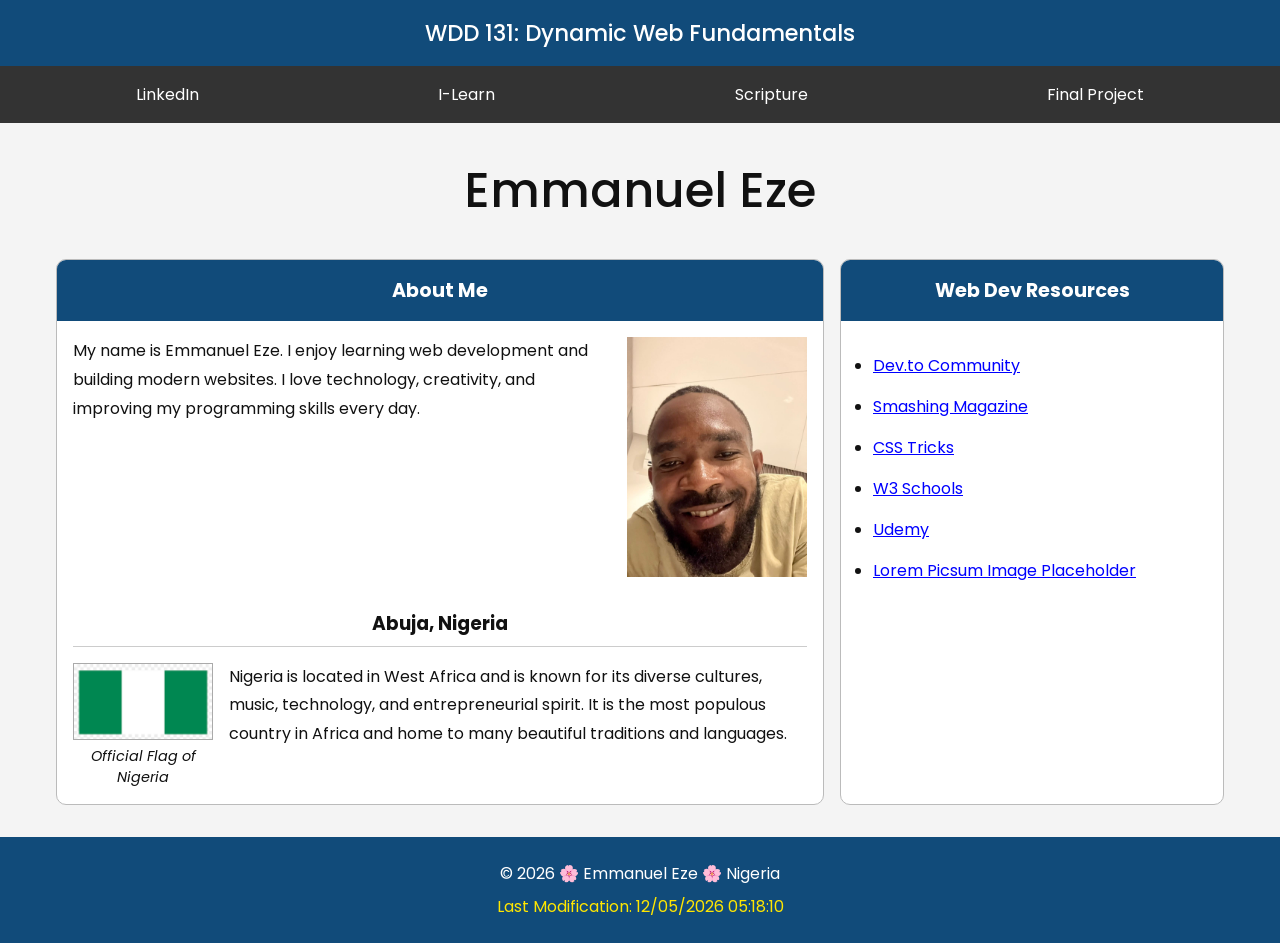
<file: index.html>
<!DOCTYPE html>
<html lang="en">
<head>
    <meta charset="UTF-8">
    <meta name="viewport" content="width=device-width, initial-scale=1.0">

    <title>WDD 131 - Dynamic Web Fundamentals - Emmanuel Eze</title>

    <meta name="description"
        content="WDD 131 - Dynamic Web Fundamentals, Emmanuel Eze, HTML, CSS, JavaScript, web design fundamentals">

    <meta name="author" content="Emmanuel Eze">

    <!-- Google Fonts -->
    <link rel="preconnect" href="https://fonts.googleapis.com">
    <link rel="preconnect" href="https://fonts.gstatic.com" crossorigin>

    <link href="https://fonts.googleapis.com/css2?family=Poppins:wght@300;400;600;700&display=swap"
        rel="stylesheet">

    <!-- CSS -->
    <link rel="stylesheet" href="styles/base.css">

    <!-- JavaScript -->
    <script src="scripts/getdates.js" defer></script>
</head>

<body>

    <header>
        <span id="course-title">
            WDD 131: Dynamic Web Fundamentals
        </span>

        <nav>
            <a href="https://www.linkedin.com/" target="_blank">LinkedIn</a>

            <a href="https://byupw.instructure.com/" target="_blank">I-Learn</a>

            <a href="https://www.churchofjesuschrist.org/study/scriptures/bofm/1-ne/3?lang=eng&id=p7#p7"
                target="_blank">
                Scripture
            </a>

            <a href="#">Final Project</a>
        </nav>
    </header>

    <main>

        <h1>Emmanuel Eze</h1>

        <!-- About Me Card -->
        <section class="card about-card">

            <h2>About Me</h2>

            <div class="about-content">

                <div class="about-text">
                    <p>
                        My name is Emmanuel Eze. I enjoy learning web
                        development and building modern websites.
                        I love technology, creativity, and improving
                        my programming skills every day.
                    </p>
                </div>

                <img src="images/profile.jpeg" alt="Profile Image">
            </div>

            <div class="country-section">

                <h3>Abuja, Nigeria</h3>

                <div class="country-content">

                    <figure>
                        <img src="images/nigeria-flag.png"
                            alt="Official Flag of Nigeria">

                        <figcaption>
                            Official Flag of Nigeria
                        </figcaption>
                    </figure>

                    <p>
                        Nigeria is located in West Africa and is known
                        for its diverse cultures, music, technology,
                        and entrepreneurial spirit. It is the most
                        populous country in Africa and home to many
                        beautiful traditions and languages.
                    </p>

                </div>

            </div>

        </section>

        <!-- Resources Card -->
        <section class="card resources-card">

            <h2>Web Dev Resources</h2>

            <ul>
                <li><a href="https://dev.to/" target="_blank">Dev.to Community</a></li>

                <li><a href="https://www.smashingmagazine.com/"
                        target="_blank">Smashing Magazine</a></li>

                <li><a href="https://css-tricks.com/"
                        target="_blank">CSS Tricks</a></li>

                <li><a href="https://www.w3schools.com/"
                        target="_blank">W3 Schools</a></li>

                <li><a href="https://www.udemy.com/"
                        target="_blank">Udemy</a></li>

                <li><a href="https://picsum.photos/"
                        target="_blank">Lorem Picsum Image Placeholder</a></li>
            </ul>

        </section>

    </main>

    <footer>

        <p>
            &copy;
            <span id="currentyear"></span>
            🌸 Emmanuel Eze 🌸 Nigeria
        </p>

        <p id="lastModified"></p>

    </footer>

</body>
</html>
</file>
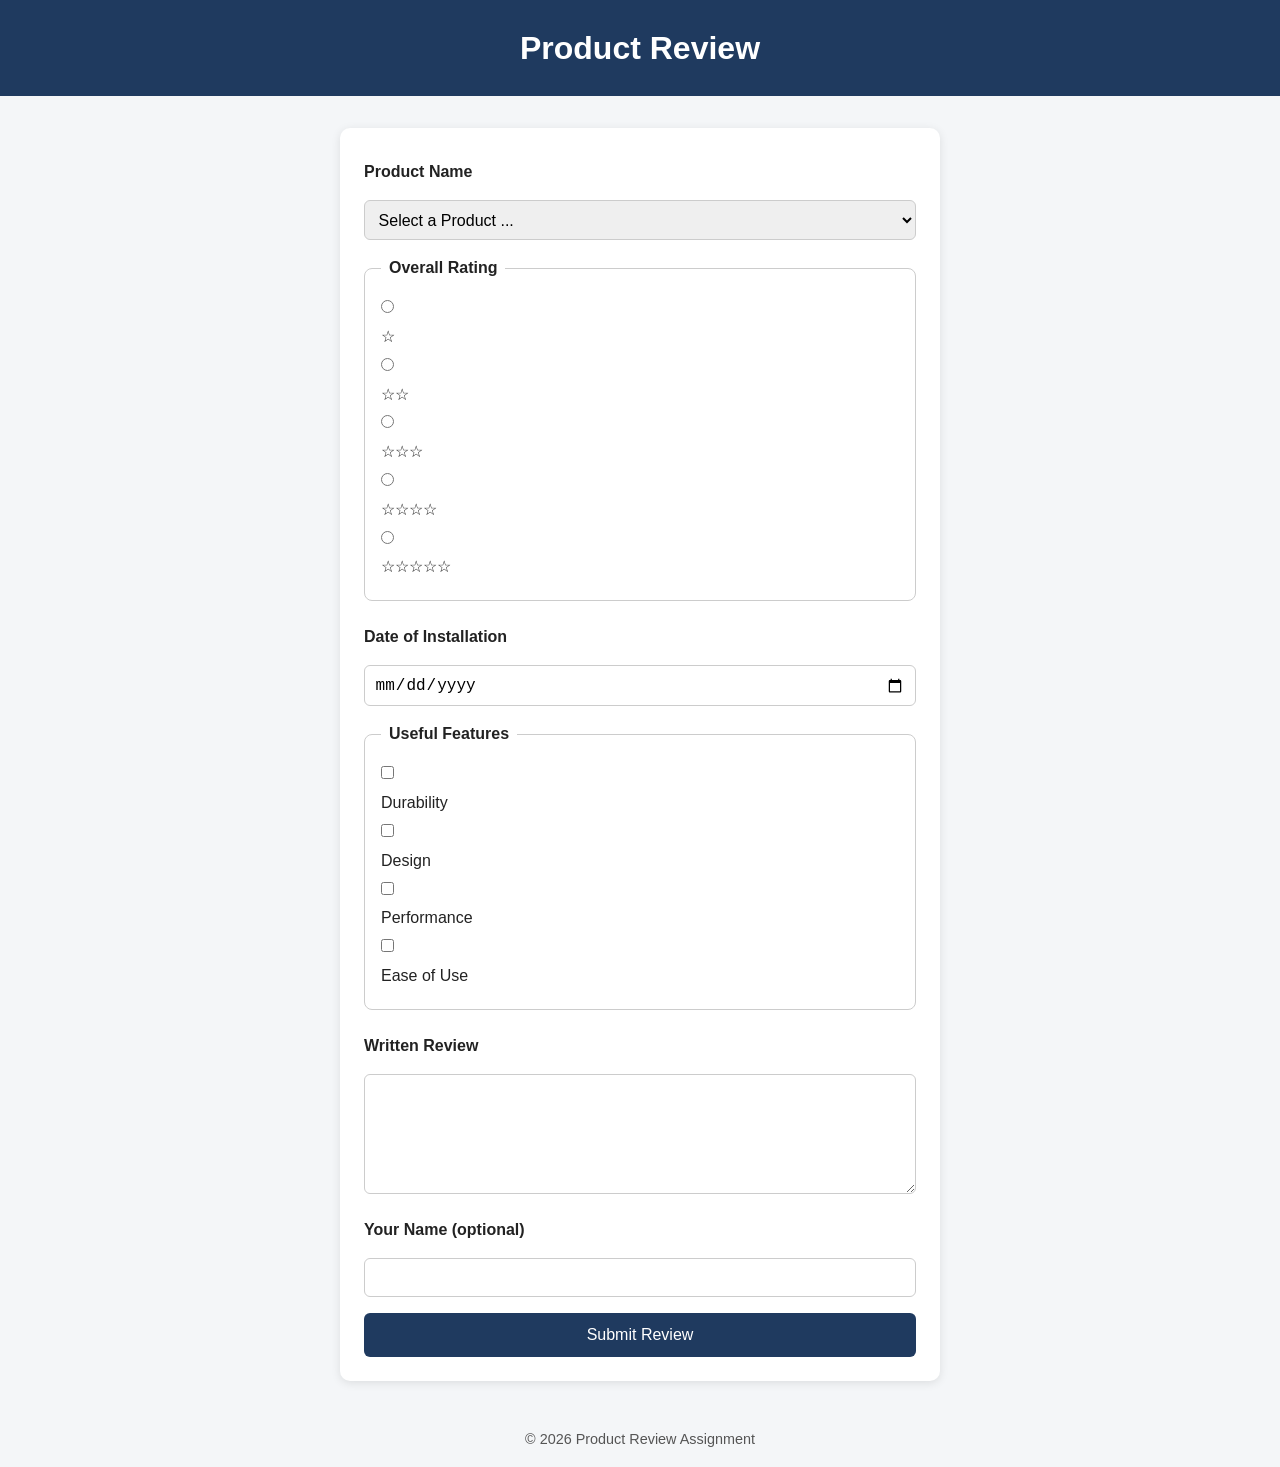
<file: form.html>
<!DOCTYPE html>
<html lang="en">
<head>
  <meta charset="UTF-8">
  <meta name="viewport" content="width=device-width, initial-scale=1.0">

  <meta name="description" content="Product review form for WDD 131 assignment. Submit reviews for assigned products.">
  <meta name="author" content="Emmanuel Eze">

  <title>Product Review Form</title>

  <link rel="stylesheet" href="styles/form.css">
  <script defer src="scripts/form.js"></script>
</head>

<body>
  <header>
    <h1>Product Review</h1>
  </header>

  <main>
    <form action="review.html" method="get">

      <!-- Product Name -->
      <label for="product">Product Name</label>
      <select id="product" name="product" required>
        <option value="" disabled selected>Select a Product ...</option>
      </select>

      <!-- Rating -->
      <fieldset>
        <legend>Overall Rating</legend>

        <input type="radio" id="rate1" name="rating" value="1" required>
        <label for="rate1">☆</label>

        <input type="radio" id="rate2" name="rating" value="2" required>
        <label for="rate2">☆☆</label>

        <input type="radio" id="rate3" name="rating" value="3" required>
        <label for="rate3">☆☆☆</label>

        <input type="radio" id="rate4" name="rating" value="4" required>
        <label for="rate4">☆☆☆☆</label>

        <input type="radio" id="rate5" name="rating" value="5" required>
        <label for="rate5">☆☆☆☆☆</label>
      </fieldset>

      <!-- Date of Installation -->
      <label for="date">Date of Installation</label>
      <input type="date" id="date" name="date" required>

      <!-- Useful Features -->
      <fieldset>
        <legend>Useful Features</legend>

        <input type="checkbox" id="feature1" name="features" value="durability">
        <label for="feature1">Durability</label>

        <input type="checkbox" id="feature2" name="features" value="design">
        <label for="feature2">Design</label>

        <input type="checkbox" id="feature3" name="features" value="performance">
        <label for="feature3">Performance</label>

        <input type="checkbox" id="feature4" name="features" value="ease">
        <label for="feature4">Ease of Use</label>
      </fieldset>

      <!-- Written Review -->
      <label for="review">Written Review</label>
      <textarea id="review" name="review"></textarea>

      <!-- User Name -->
      <label for="username">Your Name (optional)</label>
      <input type="text" id="username" name="username">

      <!-- Submit -->
      <input type="submit" value="Submit Review">

    </form>
  </main>

  <footer>
    <p>&copy; 2026 Product Review Assignment</p>
  </footer>
</body>
</html>
</file>
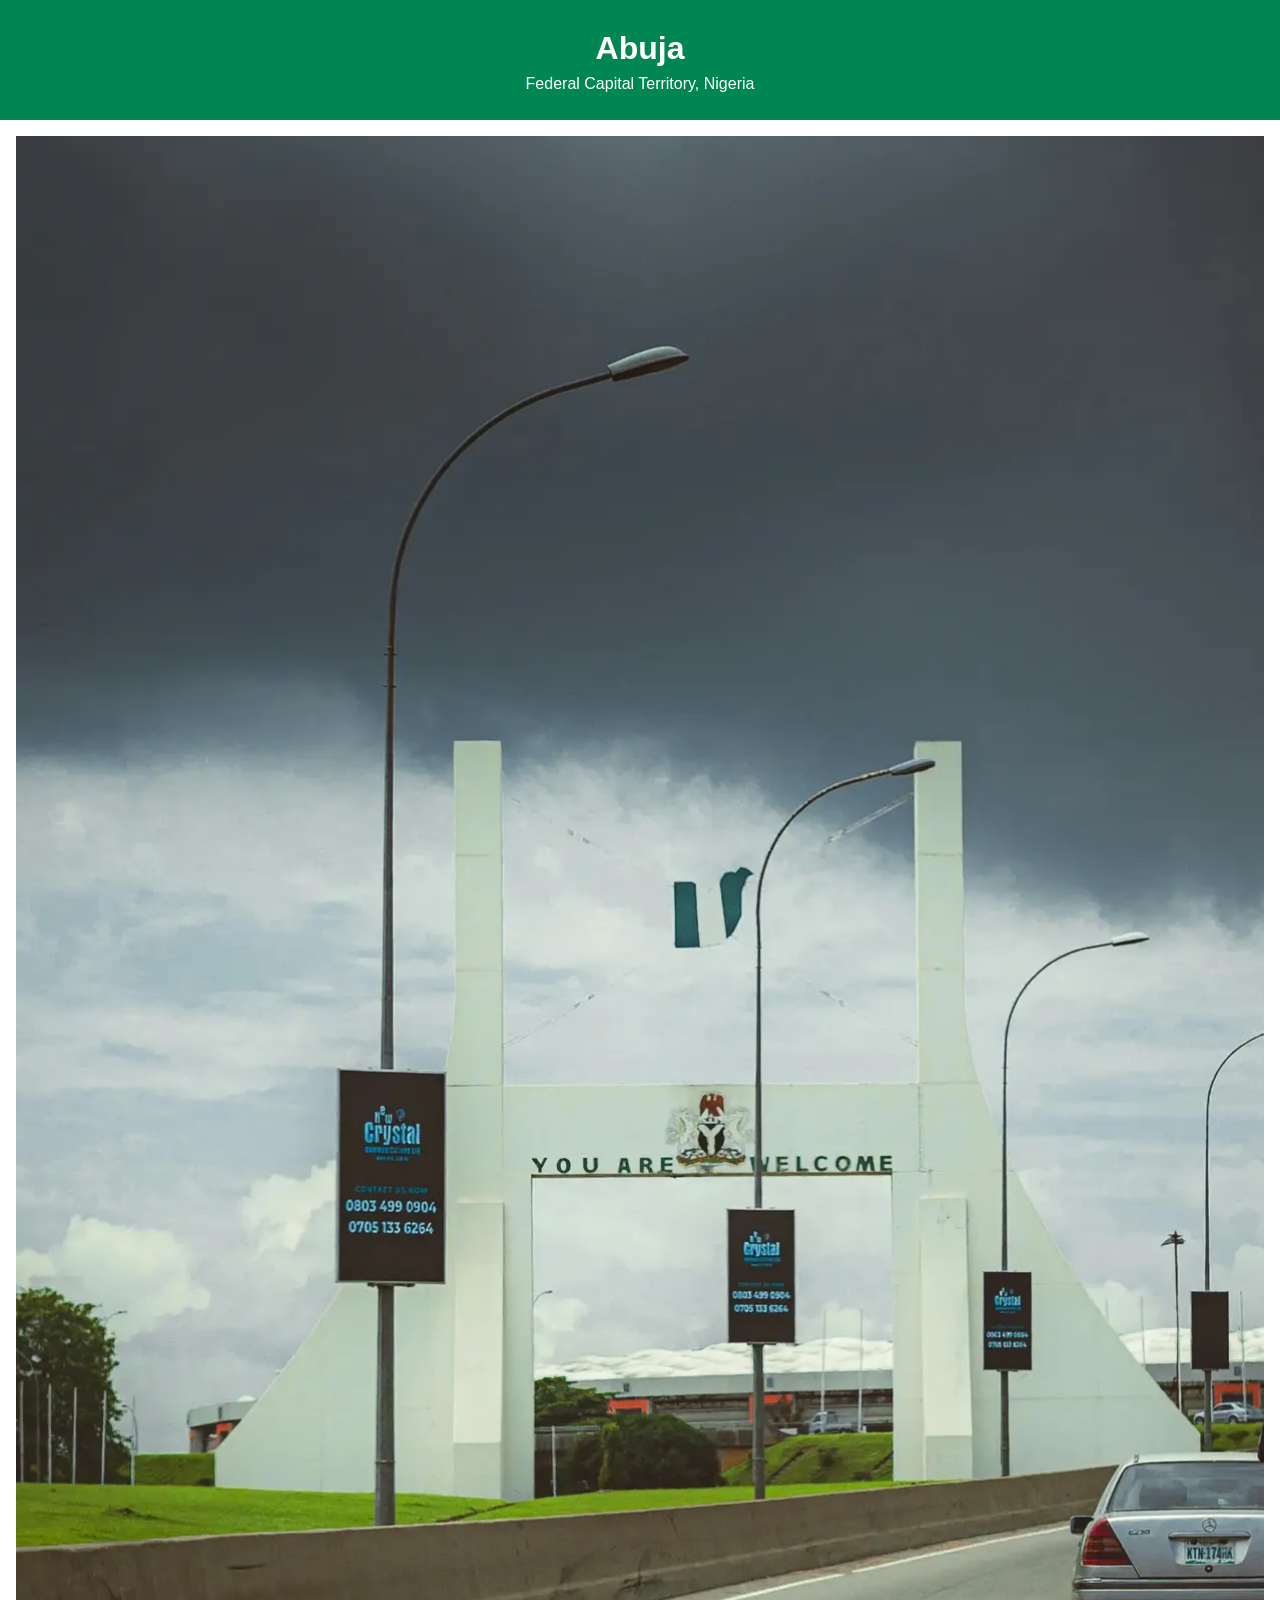
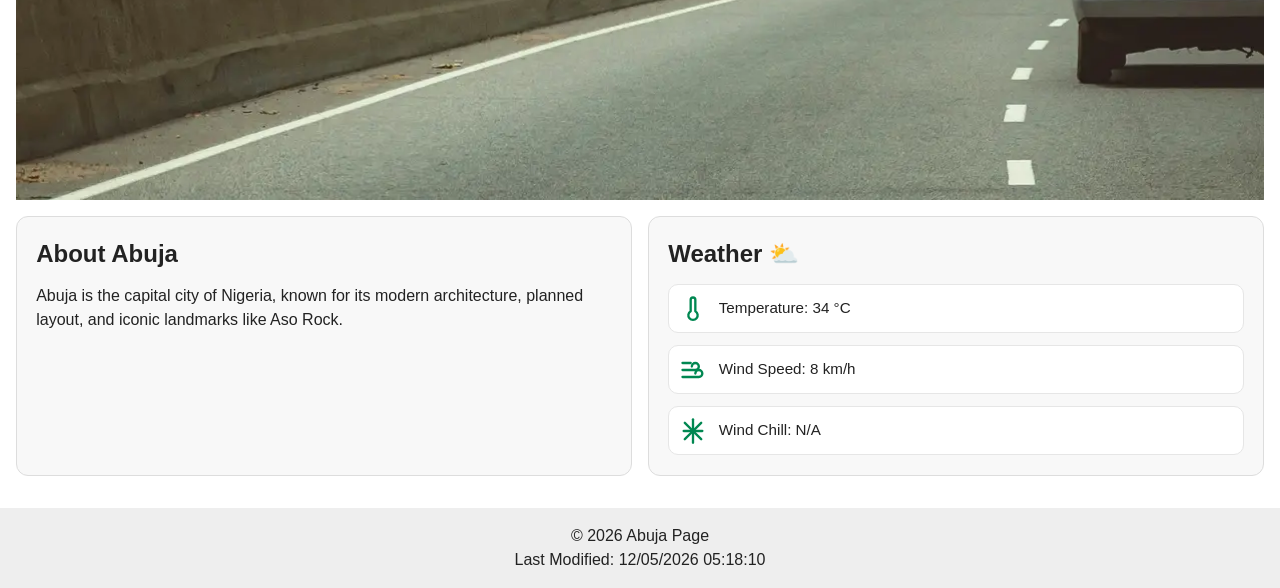
<file: place.html>
<!DOCTYPE html>
<html lang="en">
<head>
  <meta charset="UTF-8">
  <meta name="viewport" content="width=device-width, initial-scale=1.0">

  <meta name="description" content="Abuja city page showcasing key information about Nigeria's capital, including weather, geography, and landmarks." />
  <meta name="author" content="Emmanuel Eze" />

  <title>Abuja | Country Page</title>

  <link rel="stylesheet" href="styles/place.css">
  <script src="scripts/place.js" defer></script>
</head>

<body>

  <header>
    <h1>Abuja</h1>
    <p>Federal Capital Territory, Nigeria</p>
  </header>

  <main>

    <!-- HERO -->
    <section class="hero">
  <picture>
    <!-- WebP version (preferred) -->
    <source srcset="images/abuja.webp" type="image/webp">

    <!-- Fallback for older browsers -->
    <source srcset="images/abuja.jpg" type="image/jpeg">

    <img src="images/abuja.jpg" alt="City view of Abuja">
  </picture>
</section>

    <!-- INFO -->
    <section class="info">
      <h2>About Abuja</h2>
      <p>
        Abuja is the capital city of Nigeria, known for its modern architecture,
        planned layout, and iconic landmarks like Aso Rock.
      </p>
    </section>

    <!-- WEATHER -->
    <section class="weather">
      <h2>Weather</h2>

      <div class="weather-card">

        <!-- Temperature -->
        <div class="weather-item">
          <svg width="28" height="28" viewBox="0 0 24 24" fill="none"
               stroke="currentColor" stroke-width="2"
               stroke-linecap="round" stroke-linejoin="round">
            <path d="M14 14.76V5a2 2 0 0 0-4 0v9.76a4 4 0 1 0 4 0z"/>
          </svg>
          <p>Temperature: <span id="temp">34</span> °C</p>
        </div>

        <!-- Wind Speed -->
        <div class="weather-item">
          <svg width="28" height="28" viewBox="0 0 24 24" fill="none"
               stroke="currentColor" stroke-width="2"
               stroke-linecap="round" stroke-linejoin="round">
            <path d="M3 12h11a3 3 0 1 0-3-3"/>
            <path d="M3 6h7"/>
            <path d="M3 18h14a3 3 0 1 0-3-3"/>
          </svg>
          <p>Wind Speed: <span id="wind">8</span> km/h</p>
        </div>

        <!-- Wind Chill -->
        <div class="weather-item">
          <svg width="28" height="28" viewBox="0 0 24 24" fill="none"
               stroke="currentColor" stroke-width="2"
               stroke-linecap="round" stroke-linejoin="round">
            <path d="M12 2v20"/>
            <path d="M4 12h16"/>
            <path d="M5 5l14 14"/>
            <path d="M19 5L5 19"/>
          </svg>
          <p>Wind Chill: <span id="windchill"></span></p>
        </div>

      </div>
    </section>

  </main>

  <footer>
    <p>&copy; <span id="year"></span> Abuja Page</p>
    <p>Last Modified: <span id="lastModified"></span></p>
  </footer>

</body>
</html>
</file>
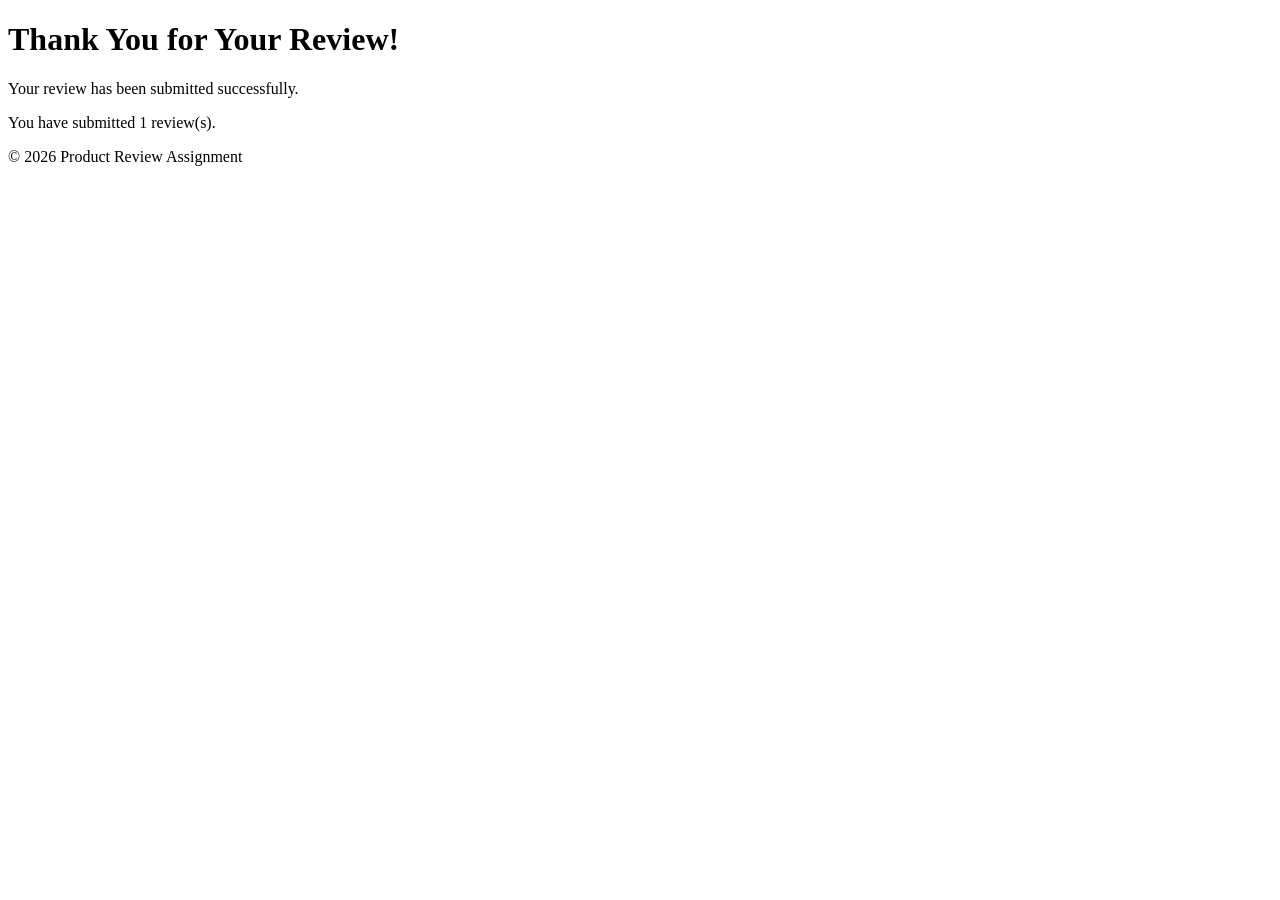
<file: review.html>
<!DOCTYPE html>
<html lang="en">
<head>
  <meta charset="UTF-8">
  <title>Review Submitted</title>
  <script defer src="scripts/review.js"></script>
</head>

<body>
  <header>
    <h1>Thank You for Your Review!</h1>
  </header>

  <main>
    <p>Your review has been submitted successfully.</p>
    <p id="count"></p>
  </main>

  <footer>
    <p>&copy; 2026 Product Review Assignment</p>
  </footer>
</body>
</html>
</file>
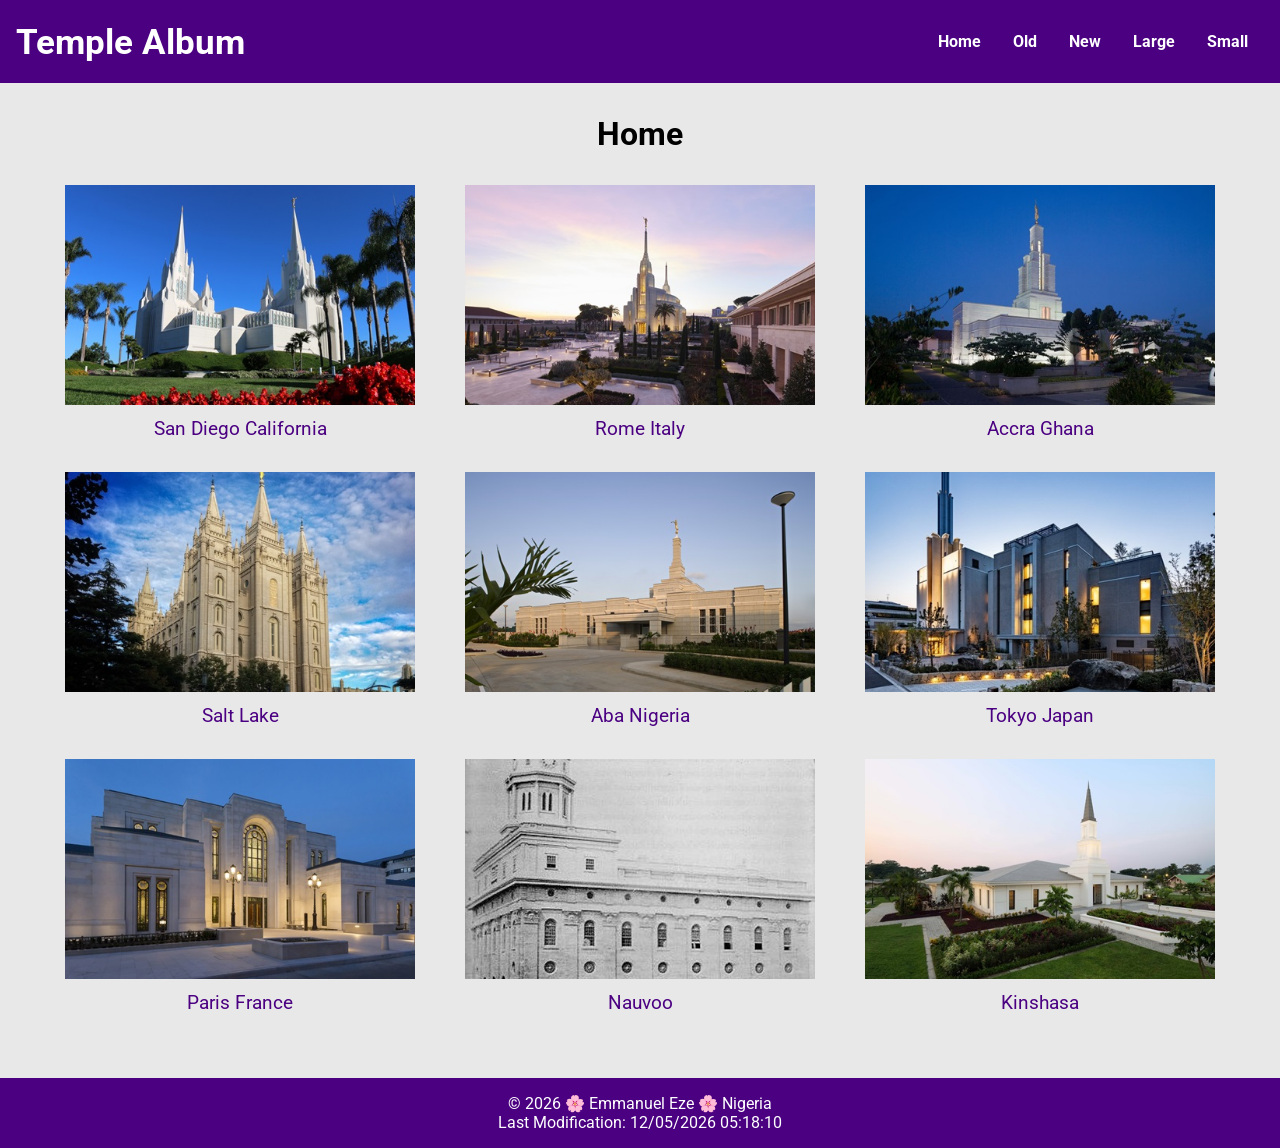
<file: temples.html>
<!DOCTYPE html>
<html lang="en-US">
<head>
    <meta charset="UTF-8">
    <meta name="viewport" content="width=device-width, initial-scale=1.0">
    <meta name="description" content="Explore a responsive temple album featuring beautiful temple images, mobile navigation, and modern web design using HTML, CSS, and JavaScript.">
    <meta name="author" content="Emmanuel Eze">

    <title>Temple Album</title>

    <link rel="preconnect" href="https://fonts.googleapis.com">
    <link rel="preconnect" href="https://fonts.gstatic.com" crossorigin>
    <link href="https://fonts.googleapis.com/css2?family=Roboto:wght@400;700&display=swap" rel="stylesheet">

    <link rel="stylesheet" href="styles/temples.css">
    <link rel="stylesheet" href="styles/temples-large.css">

    <script src="scripts/temples.js" defer></script>
</head>
<body>

<header>
    <div class="header-container">
        <h1>Temple Album</h1>

        <button id="menu" aria-label="Menu"></button>

        <nav class="navigation">
            <a href="#">Home</a>
            <a href="#">Old</a>
            <a href="#">New</a>
            <a href="#">Large</a>
            <a href="#">Small</a>
        </nav>
    </div>
</header>

<main>
    <h2>Home</h2>

    <div class="gallery">

        <figure>
            <img src="images/san-diego-temple.jpg" alt="San Diego California Temple" loading="lazy">
            <figcaption>San Diego California</figcaption>
        </figure>

        <figure>
            <img src="images/rome-italy-temple.jpg" alt="Rome Italy Temple" loading="lazy">
            <figcaption>Rome Italy</figcaption>
        </figure>

        <figure>
            <img src="images/accra-ghana-temple.jpg" alt="Accra Ghana Temple" loading="lazy">
            <figcaption>Accra Ghana</figcaption>
        </figure>

        <figure>
            <img src="images/salt-lake-temple.jpg" alt="Salt Lake Temple" loading="lazy">
            <figcaption>Salt Lake</figcaption>
        </figure>

        <figure>
            <img src="images/aba-nigeria-temple.jpg" alt="Aba Nigeria Temple" loading="lazy">
            <figcaption>Aba Nigeria</figcaption>
        </figure>

        <figure>
            <img src="images/tokyo-japan-temple.jpg" alt="Tokyo Japan Temple" loading="lazy">
            <figcaption>Tokyo Japan</figcaption>
        </figure>

        <figure>
            <img src="images/paris-france-temple.jpg" alt="Paris France Temple" loading="lazy">
            <figcaption>Paris France</figcaption>
        </figure>

        <figure>
            <img src="images/nauvoo-temple.jpg" alt="Nauvoo Temple" loading="lazy">
            <figcaption>Nauvoo</figcaption>
        </figure>

        <figure>
            <img src="images/kinshasa-temple.jpg" alt="Kinshasa Temple" loading="lazy">
            <figcaption>Kinshasa</figcaption>
        </figure>

    </div>
</main>

<footer>
    <p>
        &copy; <span id="currentyear"></span> 🌸 Emmanuel Eze 🌸 Nigeria
    </p>

    <p id="lastModified"></p>
</footer>

</body>
</html>
</file>
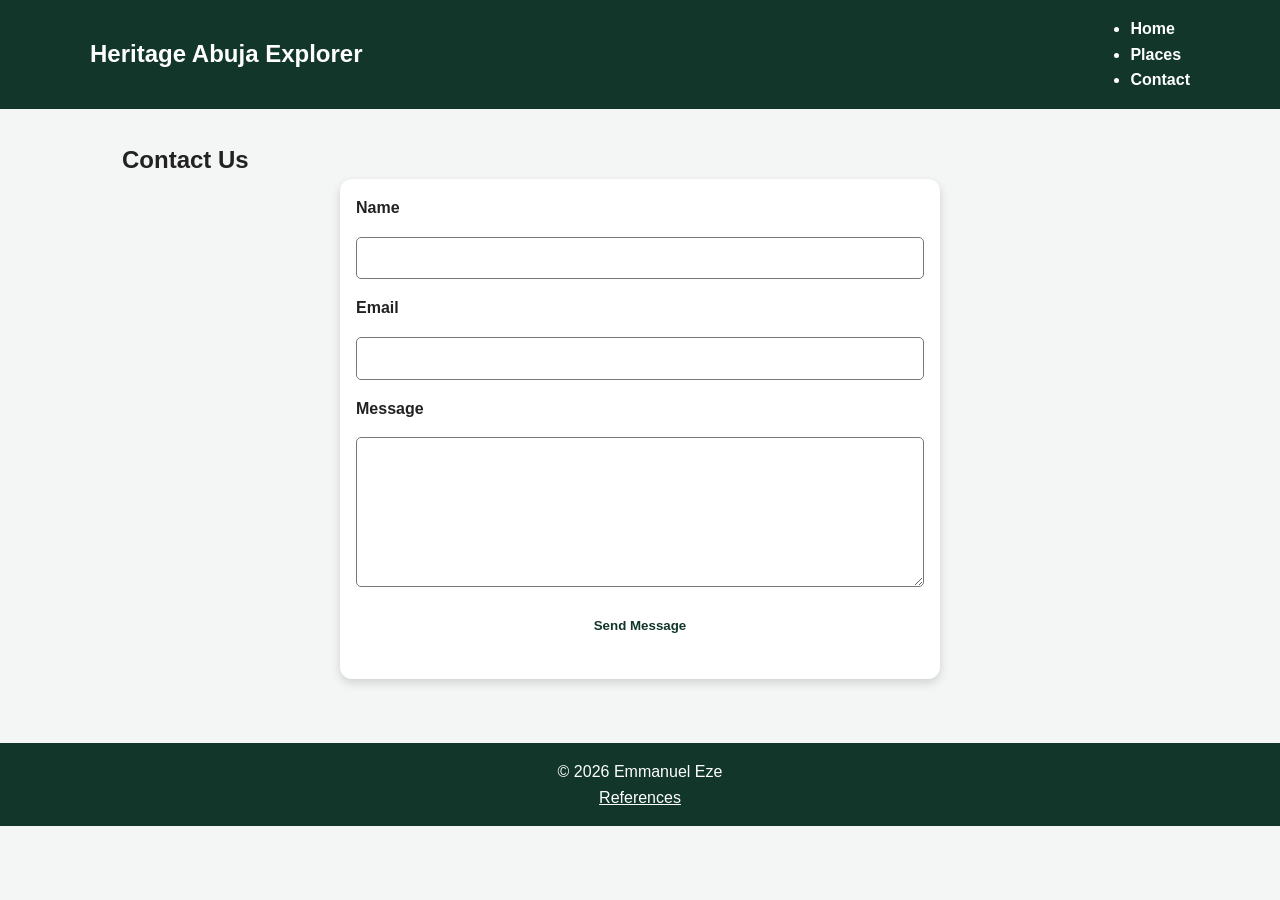
<file: heritage-abuja-explorer/contact.html>
<!DOCTYPE html>

<html lang="en">


<head>

<meta charset="UTF-8">


<meta name="viewport" content="width=device-width, initial-scale=1.0">


<meta name="description" content="Contact Heritage Abuja Explorer for questions and travel information.">


<meta name="author" content="Emmanuel Eze">


<title>Contact | Heritage Abuja Explorer</title>


<link rel="stylesheet" href="styles/style.css">


<script src="scripts/main.js" defer></script>


</head>



<body>



<header>

<nav>

<h1>Heritage Abuja Explorer</h1>


<ul>

<li><a href="index.html">Home</a></li>

<li><a href="places.html">Places</a></li>

<li><a href="contact.html">Contact</a></li>

</ul>


</nav>

</header>




<main>


<h2>Contact Us</h2>



<form id="contactForm">


<label for="name">
Name
</label>


<input 
type="text"
id="name"
required>



<label for="email">
Email
</label>


<input
type="email"
id="email"
required>



<label for="message">
Message
</label>


<textarea 
id="message"
required>
</textarea>



<button type="submit">
Send Message
</button>


<p id="formMessage"></p>


</form>



</main>




<footer>


<p>
© <span id="year"></span> Emmanuel Eze
</p>


<a href="references.html">
References
</a>


</footer>


</body>


</html>
</file>
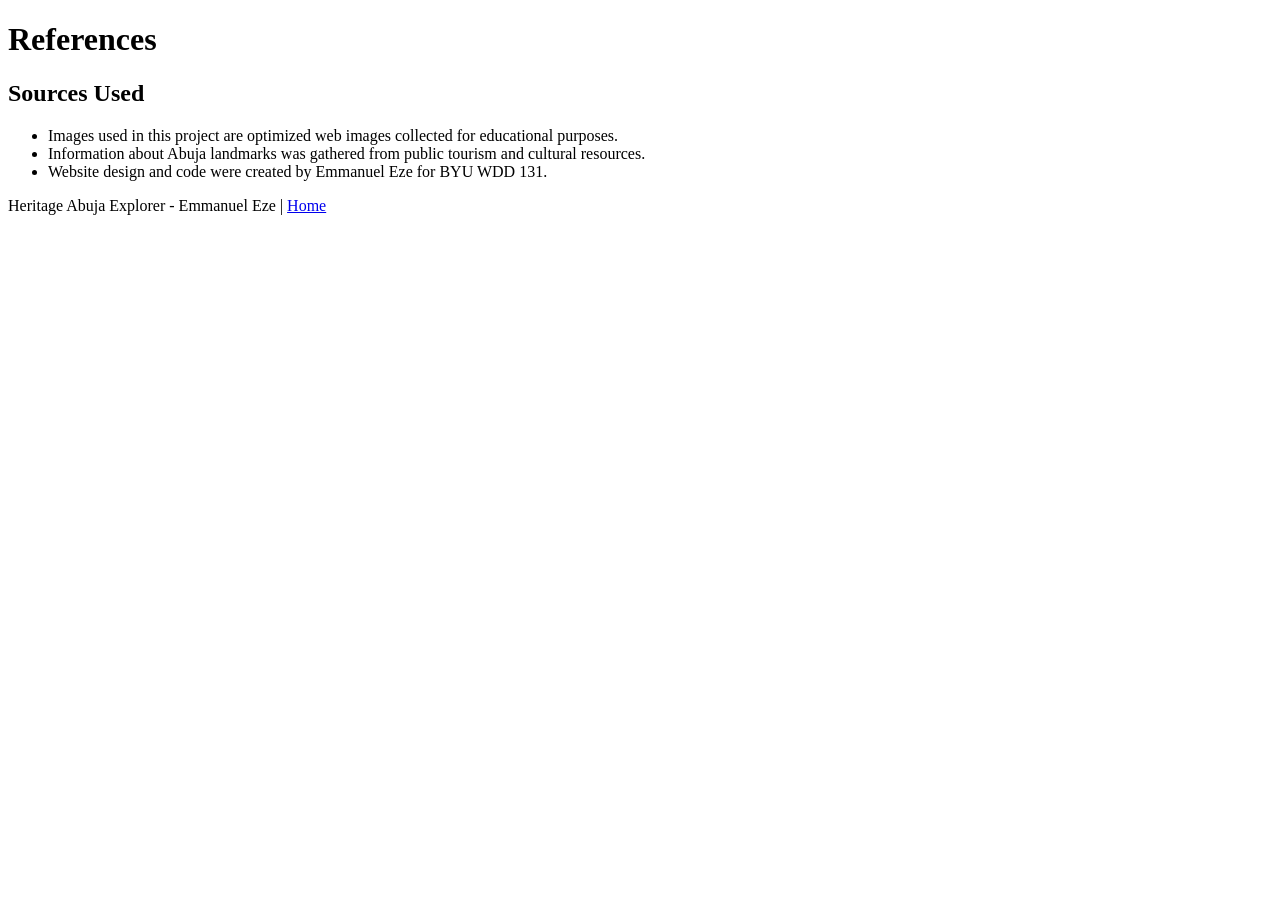
<file: heritage-abuja-explorer/references.html>
<!DOCTYPE html>

<html lang="en">

<head>

<meta charset="UTF-8">

<meta name="viewport" content="width=device-width, initial-scale=1.0">


<title>References | Heritage Abuja Explorer</title>


</head>


<body>


<header>

<h1>
References
</h1>


</header>



<main>


<h2>Sources Used</h2>


<ul>


<li>
Images used in this project are optimized web images collected for educational purposes.
</li>


<li>
Information about Abuja landmarks was gathered from public tourism and cultural resources.
</li>


<li>
Website design and code were created by Emmanuel Eze for BYU WDD 131.
</li>


</ul>



</main>



<footer>

<p>
Heritage Abuja Explorer - Emmanuel Eze | <a href="index.html">Home</a>
</p>


</footer>


</body>


</html>
</file>
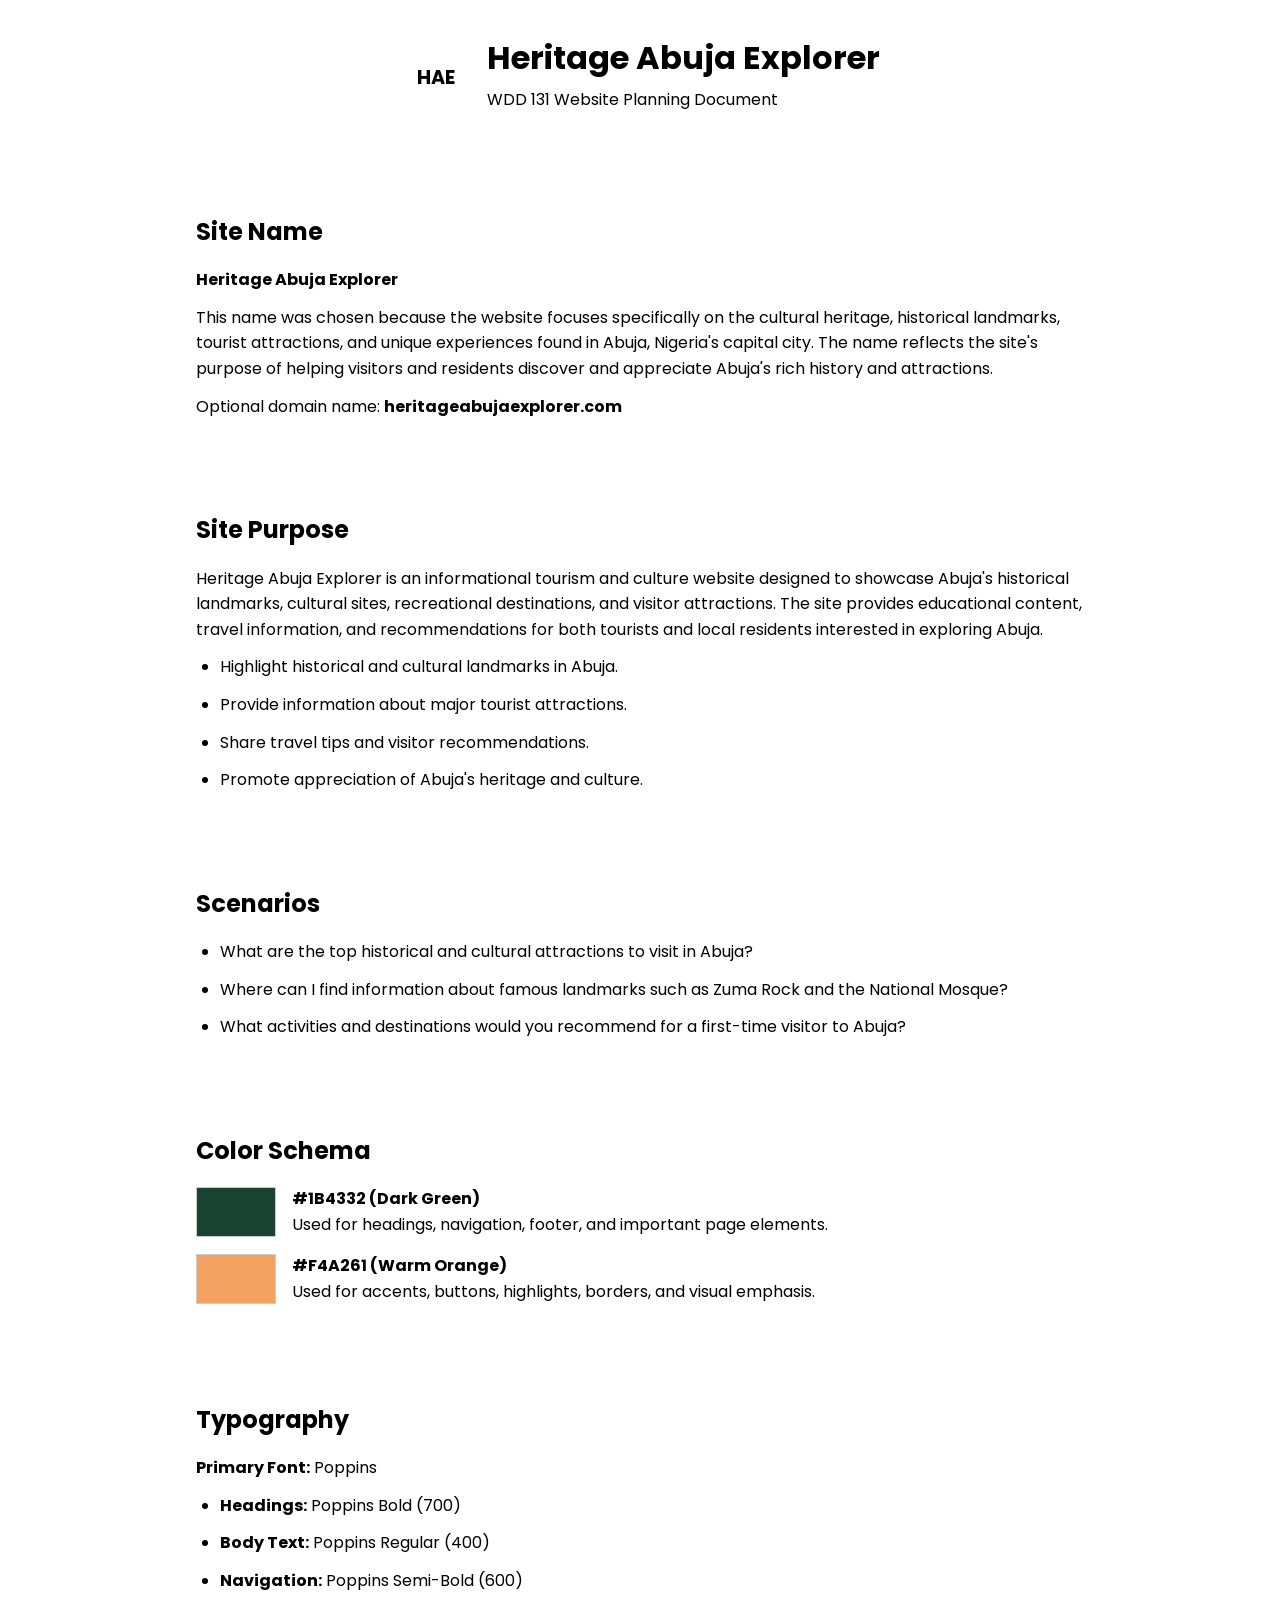
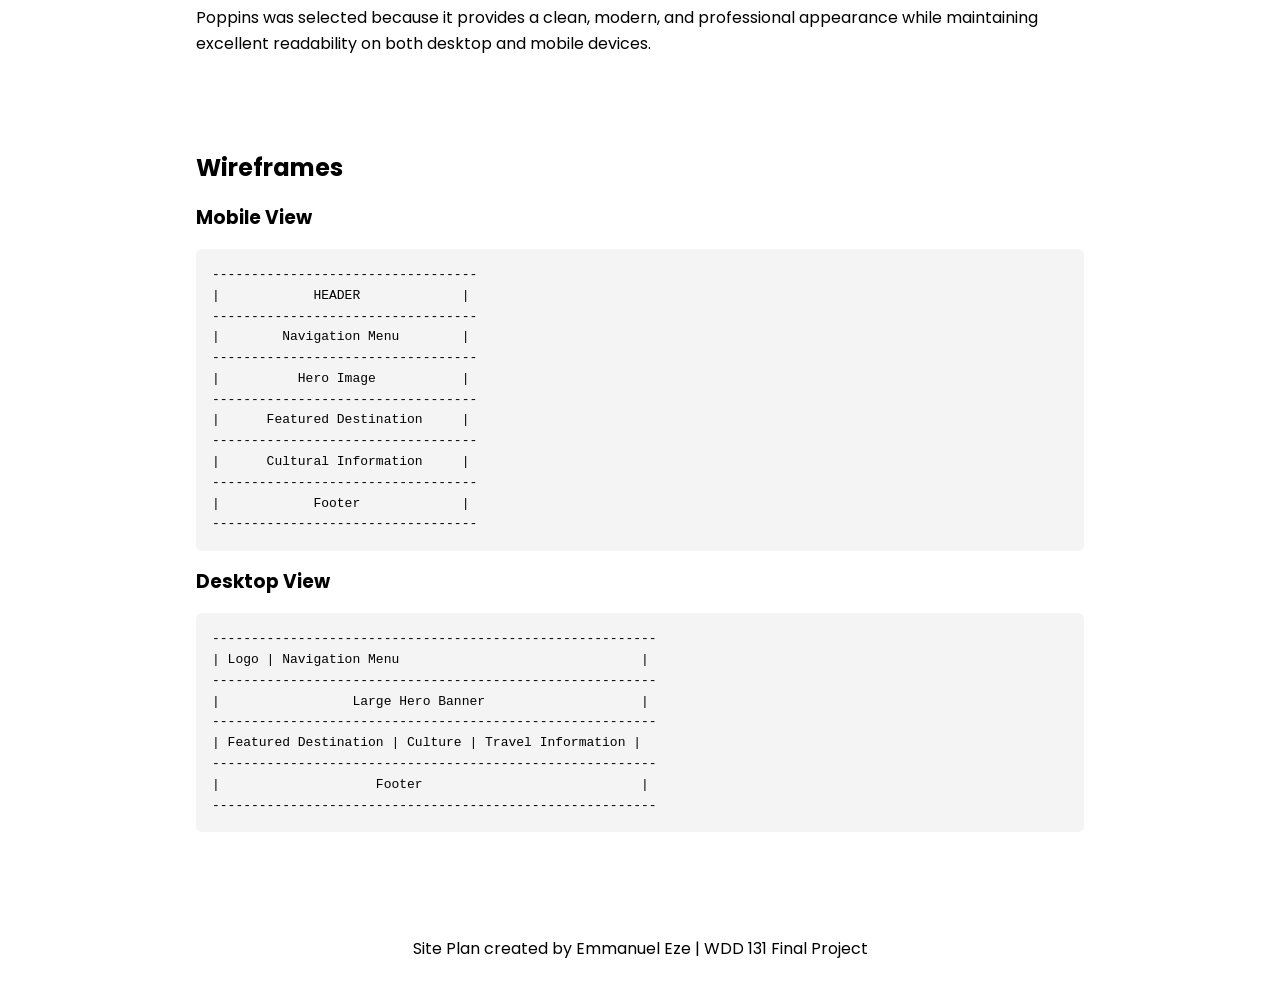
<file: project/siteplan.html>
<!DOCTYPE html>
<html lang="en">
<head>
    <meta charset="UTF-8">
    <meta name="author" content="Emmanuel Eze">
    <meta name="description" content="Website planning document for Heritage Abuja Explorer, a travel and culture website showcasing Abuja's heritage, tourism destinations, and cultural landmarks.">
    <meta name="viewport" content="width=device-width, initial-scale=1.0">

    <title>Heritage Abuja Explorer Site Plan</title>

    <link rel="stylesheet" href="styles/siteplan.css">

    <link rel="preconnect" href="https://fonts.googleapis.com">
    <link rel="preconnect" href="https://fonts.gstatic.com" crossorigin>

    <link href="https://fonts.googleapis.com/css2?family=Poppins:wght@300;400;600;700&display=swap" rel="stylesheet">
</head>

<body>

<header>
    <div class="logo-container">
        <div class="logo">HAE</div>

        <div>
            <h1>Heritage Abuja Explorer</h1>
            <p>WDD 131 Website Planning Document</p>
        </div>
    </div>
</header>

<main>

    <section>
        <h2>Site Name</h2>

        <p><strong>Heritage Abuja Explorer</strong></p>

        <p>
            This name was chosen because the website focuses specifically on the cultural heritage, historical landmarks, tourist attractions, and unique experiences found in Abuja, Nigeria's capital city. The name reflects the site's purpose of helping visitors and residents discover and appreciate Abuja's rich history and attractions.
        </p>

        <p>
            Optional domain name:
            <strong>heritageabujaexplorer.com</strong>
        </p>
    </section>

    <section>
        <h2>Site Purpose</h2>

        <p>
            Heritage Abuja Explorer is an informational tourism and culture website designed to showcase Abuja's historical landmarks, cultural sites, recreational destinations, and visitor attractions. The site provides educational content, travel information, and recommendations for both tourists and local residents interested in exploring Abuja.
        </p>

        <ul>
            <li>Highlight historical and cultural landmarks in Abuja.</li>
            <li>Provide information about major tourist attractions.</li>
            <li>Share travel tips and visitor recommendations.</li>
            <li>Promote appreciation of Abuja's heritage and culture.</li>
        </ul>
    </section>

    <section>
        <h2>Scenarios</h2>

        <ul>
            <li>
               What are the top historical and cultural attractions to visit in Abuja?
            </li>

            <li>
                Where can I find information about famous landmarks such as Zuma Rock and the National Mosque?
            </li>

            <li>
                What activities and destinations would you recommend for a first-time visitor to Abuja?
            </li>
        </ul>
    </section>

    <section>
        <h2>Color Schema</h2>

        <div class="color-sample">
            <div class="color primary"></div>

            <div>
                <strong>#1B4332 (Dark Green)</strong><br>
                Used for headings, navigation, footer, and important
                page elements.
            </div>
        </div>

        <div class="color-sample">
            <div class="color secondary"></div>

            <div>
                <strong>#F4A261 (Warm Orange)</strong><br>
                Used for accents, buttons, highlights, borders,
                and visual emphasis.
            </div>
        </div>
    </section>

    <section>
        <h2>Typography</h2>

        <p><strong>Primary Font:</strong> Poppins</p>

        <ul>
            <li><strong>Headings:</strong> Poppins Bold (700)</li>
            <li><strong>Body Text:</strong> Poppins Regular (400)</li>
            <li><strong>Navigation:</strong> Poppins Semi-Bold (600)</li>
        </ul>

        <p>
            Poppins was selected because it provides a clean,
            modern, and professional appearance while maintaining
            excellent readability on both desktop and mobile devices.
        </p>
    </section>

    <section>
        <h2>Wireframes</h2>

        <h3>Mobile View</h3>

<pre>
----------------------------------
|            HEADER             |
----------------------------------
|        Navigation Menu        |
----------------------------------
|          Hero Image           |
----------------------------------
|      Featured Destination     |
----------------------------------
|      Cultural Information     |
----------------------------------
|            Footer             |
----------------------------------
</pre>

        <h3>Desktop View</h3>

<pre>
---------------------------------------------------------
| Logo | Navigation Menu                               |
---------------------------------------------------------
|                 Large Hero Banner                    |
---------------------------------------------------------
| Featured Destination | Culture | Travel Information |
---------------------------------------------------------
|                    Footer                            |
---------------------------------------------------------
</pre>

    </section>

</main>

<footer>
    <p>
        Site Plan created by Emmanuel Eze | WDD 131 Final Project
    </p>
</footer>

</body>
</html>
</file>
<file: styles/base.css>
:root {
    --primary-color: #114b7a;
    --secondary-color: #333;
    --background-color: #f4f4f4;
    --card-color: white;
    --accent-color: #ffe600;
}

* {
    margin: 0;
    padding: 0;
    box-sizing: border-box;
}

body {
    font-family: 'Poppins', sans-serif;
    background-color: var(--background-color);
    color: #111;
}

/* HEADER */

header {
    background-color: var(--primary-color);
}

#course-title {
    display: block;
    text-align: center;
    color: white;
    padding: 1rem;
    font-size: 1.4rem;
    font-weight: 500;
}

/* NAVIGATION */

nav {
    display: flex;
    justify-content: space-around;
    align-items: center;

    background-color: var(--secondary-color);
    padding: 1rem;
}

nav a {
    color: white;
    text-decoration: none;
    font-size: 1rem;
    transition: 0.3s ease;
}

nav a:hover {
    color: var(--accent-color);
    transform: scale(1.05);
}

/* MAIN */

main {
    max-width: 1200px;
    margin: 2rem auto;
    padding: 0 1rem;

    display: grid;
    grid-template-columns: 2fr 1fr;
    gap: 1rem;
}

h1 {
    grid-column: 1 / -1;
    text-align: center;
    margin-bottom: 1rem;
    font-size: 3rem;
    font-weight: 500;
}

/* CARDS */

.card {
    background-color: var(--card-color);
    border: 1px solid #bbb;
    border-radius: 10px;
    overflow: hidden;
}

.card h2 {
    background-color: var(--primary-color);
    color: white;
    text-align: center;
    padding: 1rem;
    font-size: 1.2rem;
}

/* ABOUT SECTION */

.about-content {
    display: flex;
    justify-content: space-between;
    gap: 1rem;
    padding: 1rem;
}

.about-content img {
    width: 180px;
    height: auto;
}

.about-text {
    line-height: 1.8;
}

/* COUNTRY */

.country-section {
    padding: 1rem;
}

.country-section h3 {
    text-align: center;
    margin-bottom: 1rem;
    border-bottom: 1px solid #ccc;
    padding-bottom: 0.5rem;
}

.country-content {
    display: flex;
    gap: 1rem;
    align-items: flex-start;
}

.country-content img {
    width: 140px;
    border: 1px solid #aaa;
}

figure {
    text-align: center;
    font-size: 0.9rem;
    font-style: italic;
}

.country-content p {
    line-height: 1.8;
}

/* RESOURCES */

.resources-card ul {
    padding: 2rem;
}

.resources-card li {
    margin-bottom: 1rem;
}

.resources-card a {
    color: blue;
}

/* FOOTER */

footer {
    background-color: var(--primary-color);
    color: white;
    text-align: center;
    padding: 1.5rem;
    margin-top: 2rem;
}

#lastModified {
    color: var(--accent-color);
    margin-top: 0.5rem;
}

/* RESPONSIVE */

@media (max-width: 768px) {

    main {
        grid-template-columns: 1fr;
    }

    .about-content,
    .country-content {
        flex-direction: column;
        align-items: center;
    }

    h1 {
        font-size: 2rem;
    }

    nav {
        flex-direction: column;
        gap: 1rem;
    }
}
</file>
<file: styles/form.css>
/* ===== General Reset ===== */
* {
  margin: 0;
  padding: 0;
  box-sizing: border-box;
}

/* ===== Body Styling ===== */
body {
  font-family: Arial, Helvetica, sans-serif;
  background-color: #f4f6f8;
  color: #222;
  line-height: 1.5;
}

/* ===== Header ===== */
header {
  background-color: #1f3a5f;
  color: white;
  text-align: center;
  padding: 1.5rem;
}

/* ===== Main Layout ===== */
main {
  max-width: 600px;
  margin: 2rem auto;
  background-color: white;
  padding: 1.5rem;
  border-radius: 10px;
  box-shadow: 0 2px 10px rgba(0,0,0,0.1);
}

/* ===== Form Styling ===== */
form {
  display: flex;
  flex-direction: column;
  gap: 1rem;
}

/* Labels */
label {
  font-weight: bold;
  margin-top: 0.5rem;
}

/* Inputs, Select, Textarea */
input,
select,
textarea {
  padding: 0.6rem;
  border: 1px solid #ccc;
  border-radius: 6px;
  font-size: 1rem;
}

/* Textarea height */
textarea {
  min-height: 120px;
  resize: vertical;
}

/* ===== Fieldsets (Rating + Features) ===== */
fieldset {
  border: 1px solid #ccc;
  border-radius: 8px;
  padding: 1rem;
}

legend {
  font-weight: bold;
  padding: 0 0.5rem;
}

/* ===== Radio & Checkbox Layout ===== */
fieldset label {
  font-weight: normal;
  display: block;
  margin: 0.3rem 0;
}

/* ===== Submit Button ===== */
input[type="submit"] {
  background-color: #1f3a5f;
  color: white;
  border: none;
  cursor: pointer;
  padding: 0.8rem;
  font-size: 1rem;
  border-radius: 6px;
  transition: background-color 0.3s ease;
}

input[type="submit"]:hover {
  background-color: #2c5aa0;
}

/* ===== Footer ===== */
footer {
  text-align: center;
  padding: 1rem;
  margin-top: 2rem;
  font-size: 0.9rem;
  color: #555;
}

/* ===== Responsive Design ===== */
@media (max-width: 600px) {
  main {
    margin: 1rem;
    padding: 1rem;
  }
}
</file>
<file: styles/place.css>
:root {
  --primary-color: #008751;   /* Nigeria green */
  --accent-color: #fcd116;    /* flag yellow */
  --text-color: #222;
  --bg-color: #ffffff;
}

* {
  margin: 0;
  padding: 0;
  box-sizing: border-box;
}

body {
  font-family: Arial, sans-serif;
  color: var(--text-color);
  background: var(--bg-color);
  line-height: 1.5;
}

/* HEADER */
header {
  background: var(--primary-color);
  color: white;
  text-align: center;
  padding: 1.5rem;
}

/* HERO IMAGE */
.hero img {
  width: 100%;
  height: auto;
  display: block;
}

/* MAIN LAYOUT */
main {
  display: grid;
  gap: 1rem;
  padding: 1rem;
}

/* INFO + WEATHER BOXES */
.info,
.weather {
  background: #f8f8f8;
  padding: 1.2rem;
  border-radius: 12px;
  border: 1px solid #ddd;
}

/* SECTION HEADINGS */
.info h2,
.weather h2 {
  margin-bottom: 0.75rem;
}

/* WEATHER CARD */
.weather-card {
  display: flex;
  flex-direction: column;
  gap: 12px;
  margin-top: 0.5rem;
}

/* EACH WEATHER ITEM */
.weather-item {
  display: flex;
  align-items: center;
  gap: 12px;
  padding: 0.6rem;
  border-radius: 10px;
  background: #ffffff;
  border: 1px solid #e6e6e6;
  transition: transform 0.2s ease;
}

.weather-item:hover {
  transform: scale(1.01);
}

/* SVG ICONS */
.weather-item svg {
  width: 28px;
  height: 28px;
  stroke: var(--primary-color);
  flex-shrink: 0;
}

/* TEXT */
.weather-item p {
  font-size: 0.95rem;
}

/* DESKTOP LAYOUT */
@media (min-width: 768px) {
  main {
    grid-template-columns: 1fr 1fr;
  }

  .hero {
    grid-column: 1 / -1;
  }

  /* required pseudo-element */
  .weather h2::after {
    content: " ⛅";
  }
}

/* FOOTER */
footer {
  text-align: center;
  padding: 1rem;
  background: #eee;
  margin-top: 1rem;
}
</file>
<file: styles/temples.css>
* {
    margin: 0;
    padding: 0;
    box-sizing: border-box;
}

body {
    font-family: 'Roboto', sans-serif;
    background-color: #e8e8e8;
}

header {
    background-color: #4b0082;
    color: white;
}

.header-container {
    display: flex;
    justify-content: space-between;
    align-items: center;
    padding: 1rem;
}

h1 {
    font-size: 2.2rem;
}

#menu {
    font-size: 2.5rem;
    border: none;
    background: transparent;
    color: white;
    cursor: pointer;
}

#menu::before {
    content: "☰";
}

#menu.open::before {
    content: "✖";
}

nav.navigation {
    display: flex;
    flex-direction: column;
}

nav.navigation a {
    display: none;
    padding: 1rem;
    text-decoration: none;
    color: white;
    text-align: center;
    font-weight: 700;
    transition: all 0.3s ease;
}

nav.navigation.open a {
    display: block;
}
nav.navigation a:hover {
    background-color: white;
    color: #4b0082;
}

main {
    max-width: 1200px;
    margin: 0 auto;
    padding: 2rem 1rem;
}

main h2 {
    text-align: center;
    margin-bottom: 2rem;
    font-size: 2rem;
}

.gallery {
    display: grid;
    grid-template-columns: 1fr;
    gap: 2rem;
}

figure {
    text-align: center;
}

figure img {
    width: 100%;
    max-width: 350px;
    height: 220px;
    object-fit: cover;
}

figcaption {
    margin-top: 0.5rem;
    color: #4b0082;
    font-size: 1.2rem;
}

footer {
    background-color: #4b0082;
    color: white;
    text-align: center;
    padding: 1rem;
    margin-top: 2rem;
}
</file>
<file: styles/temples-large.css>
@media only screen and (min-width: 768px) {

    #menu {
        display: none;
    }

    nav.navigation {
    flex-direction: row;
    justify-content: center;
}

nav.navigation a {
    display: block;
}

    .gallery {
        grid-template-columns: repeat(3, 1fr);
    }
}
</file>
<file: heritage-abuja-explorer/styles/style.css>
/* Heritage Abuja Explorer CSS */

/* =========================
   RESET
========================= */
* {
    box-sizing: border-box;
    margin: 0;
    padding: 0;
}

body {
    font-family: Arial, Helvetica, sans-serif;
    background-color: #f4f6f5;
    color: #222;
    line-height: 1.6;
}


/* =========================
   HEADER
========================= */
header {
    background-color: #12372a;
    color: white;
    padding: 1rem;
}

nav {
    max-width: 1100px;
    margin: auto;
    display: flex;
    flex-direction: column;
    align-items: center;
    gap: 1rem;
}

nav h1 {
    margin: 0;
    text-align: center;
}


/* =========================
   MOBILE MENU BUTTON
========================= */
#menuButton {
    background-color: white;
    color: #12372a;
    border: none;
    padding: .7rem 1rem;
    font-size: 1.2rem;
    cursor: pointer;
    border-radius: 5px;
}


/* =========================
   NAVIGATION MENU
========================= */
#navigation {
    list-style: none;
    padding: 0;
    margin: 0;

    display: none;
    flex-direction: column;
    align-items: center;
    gap: 1rem;
}

#navigation.show {
    display: flex;
}

nav a {
    color: white;
    text-decoration: none;
    font-weight: bold;
}

nav a:hover {
    text-decoration: underline;
}


/* =========================
   MAIN CONTENT
========================= */
main {
    max-width: 1100px;
    margin: auto;
    padding: 1rem;
}


/* =========================
   HERO (UPGRADED)
========================= */
.hero {
    position: relative;

    background:
        linear-gradient(rgba(0,0,0,.65), rgba(0,0,0,.65)),
        url("../images/abuja-hero.jpg");

    background-size: cover;
    background-position: center;
    background-attachment: fixed;

    color: white;
    padding: 6rem 1.5rem;
    text-align: center;
    border-radius: 16px;

    margin-bottom: 2rem;

    display: flex;
    flex-direction: column;
    align-items: center;
    justify-content: center;

    animation: fadeInHero 1.2s ease-in-out;
}

.hero h2 {
    font-size: 2.2rem;
    margin-bottom: 1rem;
    animation: slideDown 1s ease-in-out;
}

.hero p {
    max-width: 600px;
    margin-bottom: 1.5rem;
    opacity: 0.95;
    animation: fadeInText 1.4s ease-in-out;
}


/* =========================
   BUTTONS
========================= */
.hero button,
form button {
    background-color: #ffffff;
    color: #12372a;
    border: none;
    padding: 0.9rem 1.8rem;
    border-radius: 8px;
    font-weight: bold;
    cursor: pointer;
    transition: all 0.3s ease;
}

.hero button:hover,
form button:hover {
    background-color: #1c5a43;
    color: white;
    transform: scale(1.05);
}


/* =========================
   CARDS / GRID
========================= */
.feature-grid,
.cards {
    display: grid;
    grid-template-columns: 1fr;
    gap: 1.5rem;
}

.card,
article,
form {
    background-color: white;
    padding: 1rem;
    border-radius: 12px;
    box-shadow: 0 4px 10px rgba(0,0,0,.15);
}


/* =========================
   IMAGES
========================= */
img {
    width: 100%;
    height: auto;
    border-radius: 10px;
}


/* =========================
   FORM
========================= */
form {
    max-width: 600px;
    margin: auto;
    display: grid;
    gap: 1rem;
}

label {
    font-weight: bold;
}

input,
textarea {
    width: 100%;
    padding: .8rem;
    border: 1px solid #777;
    border-radius: 5px;
}

textarea {
    min-height: 150px;
}


/* =========================
   FOOTER
========================= */
footer {
    background-color: #12372a;
    color: white;
    text-align: center;
    padding: 1rem;
    margin-top: 2rem;
}

footer a {
    color: white;
}


/* =========================
   ANIMATIONS
========================= */
@keyframes fadeInHero {
    from {
        opacity: 0;
        transform: scale(1.05);
    }
    to {
        opacity: 1;
        transform: scale(1);
    }
}

@keyframes slideDown {
    from {
        opacity: 0;
        transform: translateY(-20px);
    }
    to {
        opacity: 1;
        transform: translateY(0);
    }
}

@keyframes fadeInText {
    from {
        opacity: 0;
        transform: translateY(10px);
    }
    to {
        opacity: 0.95;
        transform: translateY(0);
    }
}


/* =========================
   DESKTOP
========================= */
@media screen and (min-width: 768px) {

    nav {
        flex-direction: row;
        justify-content: space-between;
    }

    #menuButton {
        display: none;
    }

    #navigation {
        display: flex;
        flex-direction: row;
    }

    .feature-grid,
    .cards {
        grid-template-columns: repeat(3, 1fr);
    }

    main {
        padding: 2rem;
    }
}
</file>
<file: project/styles/siteplan.css>
root {
    --primary-color: #1b4332;
    --secondary-color: #f4a261;
    --background-color: #f8f9fa;
    --text-color: #222222;
    --white: #ffffff;
}

* {
    margin: 0;
    padding: 0;
    box-sizing: border-box;
}

body {
    font-family: "Poppins", sans-serif;
    background-color: var(--background-color);
    color: var(--text-color);
    line-height: 1.6;
}

header {
    background-color: var(--primary-color);
    color: var(--white);
    padding: 2rem;
}

.logo-container {
    display: flex;
    justify-content: center;
    align-items: center;
    gap: 1rem;
}

.logo {
    width: 70px;
    height: 70px;
    border-radius: 50%;
    background-color: var(--secondary-color);
    color: var(--white);
    display: flex;
    justify-content: center;
    align-items: center;
    font-size: 1.2rem;
    font-weight: 700;
}

header h1 {
    margin-bottom: 0.25rem;
}

main {
    max-width: 1000px;
    margin: 0 auto;
    padding: 2rem;
}

section {
    background-color: var(--white);
    margin-bottom: 2rem;
    padding: 1.5rem;
    border-left: 6px solid var(--secondary-color);
    border-radius: 8px;
}

h2 {
    color: var(--primary-color);
    margin-bottom: 1rem;
}

h3 {
    color: var(--primary-color);
    margin-top: 1rem;
    margin-bottom: 0.5rem;
}

p,
li {
    margin-bottom: 0.75rem;
}

ul {
    margin-left: 1.5rem;
}

.color-sample {
    display: flex;
    align-items: center;
    gap: 1rem;
    margin-bottom: 1rem;
}

.color {
    width: 80px;
    height: 50px;
    border: 1px solid #ccc;
}

.primary {
    background-color: #1b4332;
}

.secondary {
    background-color: #f4a261;
}

pre {
    background-color: #f4f4f4;
    padding: 1rem;
    border-radius: 6px;
    overflow-x: auto;
    margin-top: 1rem;
}

footer {
    text-align: center;
    background-color: var(--primary-color);
    color: var(--white);
    padding: 1rem;
}

@media (max-width: 768px) {
    .logo-container {
        flex-direction: column;
        text-align: center;
    }

    main {
        padding: 1rem;
    }

    section {
        padding: 1rem;
    }
}
</file>
